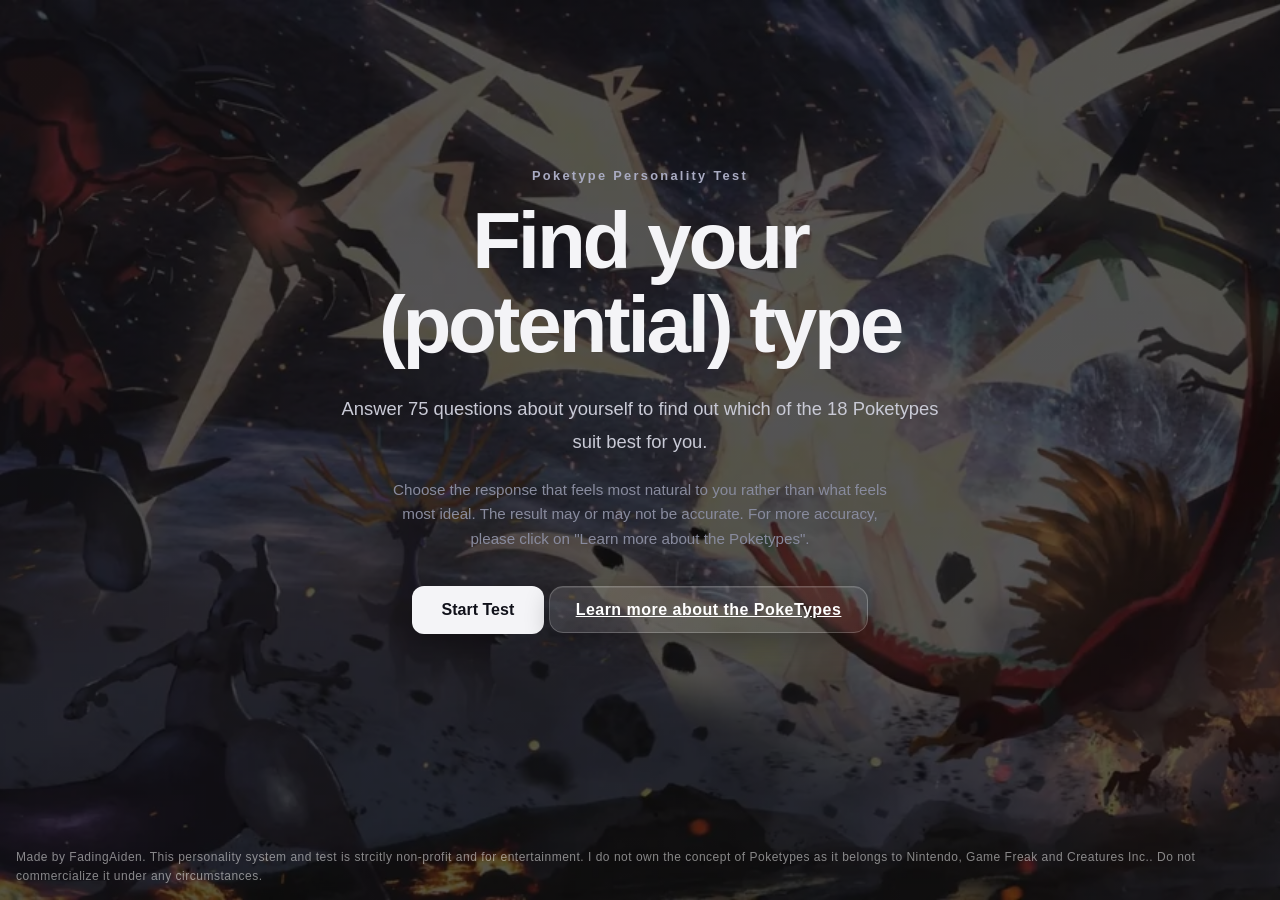
<file: index.html>
<!DOCTYPE html>
<html lang="en">

<head>

    <meta charset="UTF-8">

    <meta
        name="viewport"
        content="width=device-width, initial-scale=1.0"
    >

    <title>Poketype Personality Test</title>

    <link rel="stylesheet" href="style.css">

</head>


<body>

    <main class="container">


        <!-- =================================================
             INTRO
             ================================================= -->

        <section
            id="intro-screen"
            class="screen active"
        >

            <div class="intro-content">

                <p class="eyebrow">
                    Poketype Personality Test
                </p>

                <h1>
                    Find your (potential) type
                </h1>

                <p class="intro-description">
                    Answer 75 questions about yourself to find out which of the 18 Poketypes suit best for you.
                </p>

                <p class="intro-note">
                    Choose the response that feels most
                    natural to you rather than what feels most ideal. The result may or may not be accurate. For more accuracy, please click on "Learn more about the Poketypes".
                </p>

                <button
                    id="start-btn"
                    class="primary-btn"
                >
                    Start Test
                </button>

                <a
                    href="types.html"
                    class="link-button"
                >
                    Learn more about the PokeTypes
                </a>

            </div>

        </section>



        <!-- =================================================
             TEST
             ================================================= -->

        <section
            id="test-screen"
            class="screen"
        >

            <div class="test-header">

                <span id="question-number">
                    Question 1 / 75
                </span>

            </div>


            <div class="progress-container">

                <div
                    id="progress-bar"
                    class="progress-bar"
                ></div>

            </div>


            <div class="question-card">

                <p class="question-label">
                    made by aiden btw.
                </p>

                <h2 id="question-text">
                    Question goes here
                </h2>


                <div id="answer-buttons"></div>

            </div>


            <div class="navigation">

                <button
                    id="back-btn"
                    class="secondary-btn"
                    disabled
                >
                    ← Back
                </button>

            </div>

        </section>



        <!-- =================================================
             RESULTS
             ================================================= -->

        <section
            id="result-screen"
            class="screen"
        >

            <div class="result-header">

                <p class="eyebrow">
                    YOUR RESULTS
                </p>

                <h1>
                    Your Poketype
                </h1>

            </div>


            <!-- PRIMARY TYPE -->

            <div
                id="result-main"
                class="primary-result"
            ></div>


            <!-- AUXILIARY TYPE -->

            <div
                id="result-auxiliary"
                class="auxiliary-result"
            ></div>


            <!-- ALL TYPES -->

            <div class="all-types">

                <h2>
                    Your Type
                </h2>

                <p class="section-description">
                    These percentages show how strongly
                    your answers leaned toward each type.
                </p>

                <div id="result-types"></div>

            <a
                href="types.html"
                class="link-button"
            >
                Learn more about the Poketypes
            </a>

            <button
                id="restart-btn"
                class="primary-btn restart-btn"
            >
                Take Test Again
            </button>

        </section>

    </main>

    <script src="types-data.js"></script>
    <script src="script.js"></script>

    <div class="made-by">
    Made by FadingAiden. This personality system and test is strcitly non-profit and for entertainment. I do not own the concept of Poketypes as it belongs to Nintendo, Game Freak and Creatures Inc.. Do not commercialize it under any circumstances.

</div>

</body>

</html>

<script src="types-data.js"></script>
<script src="script.js"></script>
</file>
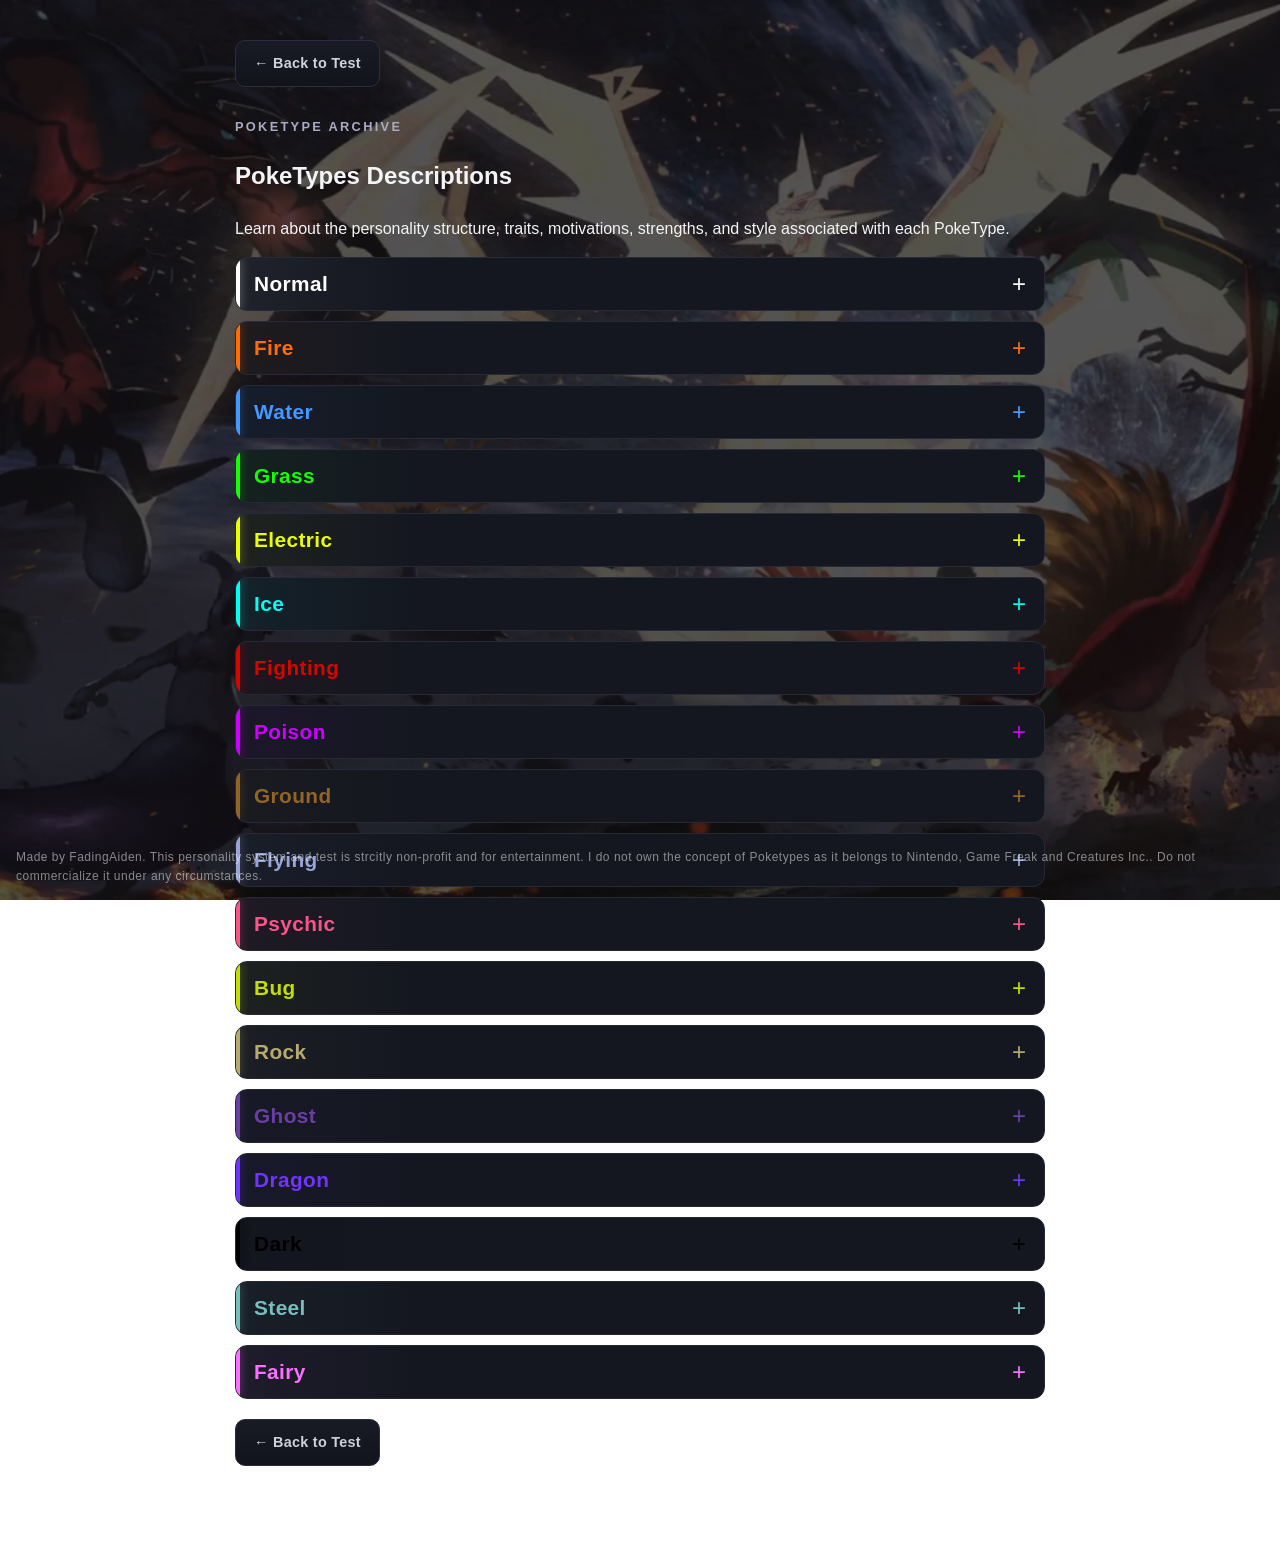
<file: types.html>
<!DOCTYPE html>

<html lang="en">

<head>

    <meta charset="UTF-8">

    <meta
        name="viewport"
        content="width=device-width, initial-scale=1.0"
    >

    <title>PokeTypes</title>

    <link rel="stylesheet" href="style.css">

</head>


<body>

    <main class="container">

        <section class="types-header">

            <a
                href="index.html"
                class="back-link"
            >
                ← Back to Test
            </a>


            <p class="eyebrow">
                POKETYPE ARCHIVE
            </p>


            <h1>
                PokeTypes Descriptions
            </h1>


            <p class="types-intro">
                Learn about the personality structure,
                traits, motivations, strengths, and style
                associated with each PokeType.
            </p>

        </section>


        <section
            id="types-grid"
            class="types-grid"
        ></section>


        <div class="types-bottom-navigation">

            <a
                href="index.html"
                class="primary-link-btn"
            >
                ← Back to Test
            </a>

        </div>

    </main>


    <div class="made-by">
        Made by FadingAiden. This personality system and test is strcitly non-profit and for entertainment. I do not own the concept of Poketypes as it belongs to Nintendo, Game Freak and Creatures Inc.. Do not commercialize it under any circumstances.
    </div>


    <script src="types-data.js"></script>
    <script src="types-page.js"></script>

</body>

</html>
</file>
<file: style.css>
/* =========================================================
   GENERAL
   ========================================================= */

* {
    box-sizing: border-box;
}

html {
    scroll-behavior: smooth;
}

body {
    margin: 0;
    min-height: 100vh;

    font-family:
        -apple-system,
        BlinkMacSystemFont,
        "Segoe UI",
        Roboto,
        Helvetica,
        Arial,
        sans-serif;

    background:
        radial-gradient(
            circle at top,
            #20243a 0%,
            #11131f 45%,
            #090a10 100%
        );

    color: #f4f4f7;

    line-height: 1.6;
}


/* =========================================================
   CONTAINER
   ========================================================= */

.container {
    width: 100%;
    max-width: 850px;

    margin: 0 auto;

    padding: 40px 20px 80px;
}


/* =========================================================
   SCREENS
   ========================================================= */

.screen {
    display: none;
}

.screen.active {
    display: block;
}


/* =========================================================
   INTRO
   ========================================================= */

#intro-screen {
    min-height: 80vh;

    display: none;

    align-items: center;
    justify-content: center;

    text-align: center;
}

#intro-screen.active {
    display: flex;
}

.intro-content {
    width: 100%;
    max-width: 650px;
}

.eyebrow {
    margin: 0 0 12px;

    color: #a9abc2;

    font-size: 0.8rem;
    font-weight: 700;

    letter-spacing: 0.18em;
}

.intro-content h1 {
    margin: 0 0 25px;

    font-size: clamp(2.7rem, 8vw, 5rem);

    line-height: 1.05;

    letter-spacing: -0.04em;
}

.intro-description {
    max-width: 600px;

    margin: 0 auto 20px;

    color: #c9cad6;

    font-size: 1.15rem;

    line-height: 1.8;
}

.intro-note {
    max-width: 500px;

    margin: 0 auto 35px;

    color: #888b9e;

    font-size: 0.95rem;
}


/* =========================================================
   BUTTONS
   ========================================================= */

button {
    font-family: inherit;

    cursor: pointer;

    border: none;

    transition:
        transform 0.15s ease,
        background 0.15s ease,
        border-color 0.15s ease,
        opacity 0.15s ease;
}

button:active {
    transform: scale(0.98);
}

.primary-btn {
    padding: 15px 30px;

    border-radius: 12px;

    background: #f4f4f7;

    color: #10111a;

    font-size: 1rem;

    font-weight: 700;
}

.primary-btn:hover {
    transform: translateY(-2px);

    background: #ffffff;
}

.secondary-btn {
    padding: 11px 20px;

    border-radius: 10px;

    background: transparent;

    border: 1px solid #34374b;

    color: #c8c9d5;

    font-size: 0.95rem;
}

.secondary-btn:hover:not(:disabled) {
    background: #1b1e2d;

    border-color: #50536a;
}

.secondary-btn:disabled {
    opacity: 0.3;

    cursor: not-allowed;
}


/* =========================================================
   TEST HEADER
   ========================================================= */

.test-header {
    display: flex;

    justify-content: space-between;
    align-items: center;

    margin-bottom: 10px;
}

#question-number {
    color: #9ea1b5;

    font-size: 0.9rem;

    font-weight: 600;
}


/* =========================================================
   PROGRESS
   ========================================================= */

.progress-container {
    width: 100%;

    height: 7px;

    margin-bottom: 35px;

    overflow: hidden;

    border-radius: 20px;

    background: #202332;
}

.progress-bar {
    width: 0%;

    height: 100%;

    border-radius: inherit;

    background: #f4f4f7;

    transition:
        width 0.3s ease;
}


/* =========================================================
   QUESTION CARD
   ========================================================= */

.question-card {
    padding: 40px;

    border: 1px solid #292c3d;

    border-radius: 20px;

    background:
        rgba(23, 25, 37, 0.9);

    box-shadow:
        0 20px 60px rgba(0, 0, 0, 0.25);
}

.question-label {
    margin: 0 0 15px;

    color: #777b90;

    font-size: 0.75rem;

    font-weight: 700;

    letter-spacing: 0.15em;
}

#question-text {
    margin: 0 0 35px;

    font-size: clamp(1.45rem, 4vw, 2rem);

    line-height: 1.4;

    letter-spacing: -0.02em;
}


/* =========================================================
   ANSWERS
   ========================================================= */

#answer-buttons {
    display: flex;

    flex-direction: column;

    gap: 10px;
}

.answer-btn {
    width: 100%;

    padding: 17px 20px;

    text-align: left;

    border-radius: 12px;

    border: 1px solid #303346;

    background: #191b28;

    color: #d8d9e1;

    font-size: 1rem;
}

.answer-btn:hover {
    background: #232637;

    border-color: #55596f;

    transform: translateX(3px);
}

.answer-btn.selected {
    background: #f4f4f7;

    border-color: #f4f4f7;

    color: #11121a;
}


/* =========================================================
   NAVIGATION
   ========================================================= */

.navigation {
    display: flex;

    justify-content: flex-start;

    margin-top: 20px;
}


/* =========================================================
   RESULTS HEADER
   ========================================================= */

.result-header {
    text-align: center;

    margin-bottom: 35px;
}

.result-header h1 {
    margin: 0;

    font-size: clamp(2rem, 6vw, 3.5rem);

    line-height: 1.1;
}


/* =========================================================
   PRIMARY RESULT
   ========================================================= */

.primary-result {
    position: relative;

    padding: 45px 40px;

    margin-bottom: 20px;

    text-align: center;

    border-radius: 24px;

    border: 1px solid #383b50;

    background:
        linear-gradient(
            145deg,
            #202338,
            #161824
        );

    overflow: hidden;

    --type-color: #ffffff;
}

.primary-result::before {
    content: "";

    position: absolute;

    width: 280px;
    height: 280px;

    top: -170px;
    left: 50%;

    transform: translateX(-50%);

    border-radius: 50%;

    background: var(--type-color);

    opacity: 0.18;

    filter: blur(55px);

    pointer-events: none;
}

.primary-result > * {
    position: relative;

    z-index: 1;
}

.primary-result h2 {
    margin: 0 0 5px;

    font-size: clamp(2.5rem, 8vw, 4rem);

    line-height: 1;

    color: var(--type-color);
}

.primary-result p {
    max-width: 650px;

    margin: 20px auto 0;

    color: #c6c8d4;

    font-size: 1.05rem;

    line-height: 1.8;
}

.primary-result .result-percentage {
    margin: 15px 0 0;

    color: var(--type-color);

    font-size: 1.3rem;

    font-weight: 800;
}


/* =========================================================
   AUX RESULT
   ========================================================= */

.auxiliary-result {
    position: relative;

    padding: 30px;

    margin-bottom: 45px;

    border-radius: 18px;

    border: 1px solid #303346;

    background: #151722;

    overflow: hidden;

    --auxiliary-color: #777b90;
}

.auxiliary-result::before {
    content: "";

    position: absolute;

    left: 0;
    top: 0;
    bottom: 0;

    width: 4px;

    background: var(--auxiliary-color);
}

.auxiliary-result h3 {
    margin: 0 0 10px;

    color: var(--auxiliary-color);

    font-size: 1.3rem;
}

.auxiliary-result p {
    margin: 8px 0;

    color: #bfc1cd;

    line-height: 1.7;
}


/* =========================================================
   ALL TYPES
   ========================================================= */

.all-types {
    margin-top: 20px;
}

.all-types h2 {
    margin: 0 0 5px;

    font-size: 1.8rem;
}

.section-description {
    margin: 0 0 25px;

    color: #85889b;

    font-size: 0.95rem;
}


/* =========================================================
   TYPE RESULTS
   ========================================================= */

.type-result {
    margin-bottom: 18px;

    padding: 4px 0;

    --type-color: #ffffff;
}

.type-result-header {
    display: flex;

    justify-content: space-between;

    align-items: center;

    margin-bottom: 7px;

    color: #d7d8e0;

    font-size: 0.95rem;

    font-weight: 600;
}

.type-result-name {
    display: flex;

    align-items: center;

    gap: 9px;
}

.type-result-name::before {
    content: "";

    width: 9px;
    height: 9px;

    flex-shrink: 0;

    border-radius: 50%;

    background: var(--type-color);

    box-shadow:
        0 0 10px var(--type-color);
}

.type-result-percentage {
    color: var(--type-color);

        align-items: center;
}

.type-result-bar {
    width: 100%;

    height: 9px;

    overflow: hidden;

    border-radius: 20px;

    background: #222534;
}

.type-result-fill {
    height: 100%;

    border-radius: inherit;

    background: var(--type-color);

    box-shadow:
        0 0 12px var(--type-color);

    transition:
        width 0.7s ease;
}


/* =========================================================
   TYPE COLORS
   ========================================================= */

.type-normal {
    --type-color: #FFFFFF;
}

.type-fire {
    --type-color: #ff6e00;
}

.type-water {
    --type-color: #4498ff;
}

.type-electric {
    --type-color: #eaff00;
}

.type-grass {
    --type-color: #15ff00;
}

.type-ice {
    --type-color: #03fff2;
}

.type-fighting {
    --type-color: #d20700;
}

.type-poison {
    --type-color: #cc00ff;
}

.type-ground {
    --type-color: #926527;
}

.type-flying {
    --type-color: #97a4d8;
}

.type-psychic {
    --type-color: #F95587;
}

.type-bug {
    --type-color: #c4de00;
}

.type-rock {
    --type-color: #b6aa71;
}

.type-ghost {
    --type-color: #693fa1;
}

.type-dragon {
    --type-color: #6F35FC;
}

.type-dark {
    --type-color: #000000;
}

.type-steel {
    --type-color: #77bebf;
}

.type-fairy {
    --type-color: #fa70ff;
}


/* =========================================================
   RESTART
   ========================================================= */

.restart-btn {
    display: block;

    margin: 45px auto 0;
}


/* =========================================================
   le mobile
   ========================================================= */

@media (max-width: 600px) {

    .container {
        padding:
            25px
            15px
            60px;
    }

    .question-card {
        padding: 25px 20px;
    }

    #question-text {
        font-size: 1.35rem;

        line-height: 1.45;
    }

    .answer-btn {
        padding: 15px;

        font-size: 0.95rem;
    }

    .primary-result {
        padding: 35px 20px;
    }

    .primary-result h2 {
        font-size: 3rem;
    }

    .auxiliary-result {
        padding: 25px 20px;
    }

    .intro-content h1 {
        font-size: 2.8rem;
    }

}

.link-button {
    padding: 14px 26px;

    border: 1px solid rgba(255, 255, 255, 0.2);
    border-radius: 14px;

    background: linear-gradient(
        135deg,
        rgba(255, 255, 255, 0.12),
        rgba(255, 255, 255, 0.05)
    );

    color: white;

    font-size: 1rem;
    font-weight: 700;
    letter-spacing: 0.03em;

    cursor: pointer;

    backdrop-filter: blur(10px);

    box-shadow:
        0 8px 25px rgba(0, 0, 0, 0.25),
        inset 0 1px 0 rgba(255, 255, 255, 0.1);

    transition:
        transform 0.2s ease,
        box-shadow 0.2s ease,
        border-color 0.2s ease;
}

.link-button:hover {
    transform: translateY(-3px);

    border-color: rgba(255, 255, 255, 0.45);

    box-shadow:
        0 12px 35px rgba(0, 0, 0, 0.35),
        0 0 20px rgba(169, 143, 243, 0.25);
}

.link-button:active {
    transform: translateY(0) scale(0.97);
}

#result-screen button {
    display: block;
    margin: 15px auto;
}

.made-by {
    position: fixed;
    bottom: 14px;
    left: 16px;

    font-size: 12px;
    letter-spacing: 0.5px;

    color: rgba(255, 255, 255, 0.5);

    z-index: 1000;
    user-select: none;
}

body {
    background-image:
        linear-gradient(
            rgba(0, 0, 0, 0.65),
            rgba(0, 0, 0, 0.65)
        ),
        url("images/background.webp");

    background-size: cover;
    background-position: center;
    background-repeat: no-repeat;
    background-attachment: fixed;
}

.types-grid {
    display: flex;
    flex-direction: column;
    gap: 10px;
}


.type-drawer {
    --type-color: #ffffff;

    border: 1px solid #2a2d3a;
    border-radius: 14px;

    background: #151821;

    overflow: hidden;

    transition:
        border-color 0.2s ease,
        box-shadow 0.2s ease;
}


.type-drawer:hover {
    border-color: var(--type-color);
}


.type-drawer.open {
    border-color: var(--type-color);

    box-shadow:
        0 0 20px
        color-mix(
            in srgb,
            var(--type-color) 12%,
            transparent
        );
}


.drawer-header {
    width: 100%;

    display: flex;
    align-items: center;
    justify-content: space-between;

    padding: 14px 18px;

    border: none;

    background: transparent;

    cursor: pointer;

    text-align: left;
}


.drawer-header h2 {
    margin: 0;

    color: var(--type-color);

    font-size: 1.3rem;

    letter-spacing: 0.02em;
}


.drawer-symbol {
    color: var(--type-color);

    font-size: 1.5rem;

    line-height: 1;
}


.drawer-content {
    max-height: 0;

    overflow: hidden;

    transition:
        max-height 0.4s ease;
}


.drawer-inner {
    padding:
        4px 18px
        22px;
}


/* stacked dossier sections */

.dossier-section {
    display: flex;
    flex-direction: column;

    gap: 5px;

    padding: 14px 0;

    border-top:
        1px solid #282b38;
}


.dossier-label {
    color: #72778d;

    font-size: 0.72rem;

    font-weight: 700;

    text-transform: uppercase;

    letter-spacing: 0.12em;
}


.dossier-value {
    color: #e6e7ec;

    font-size: 1rem;

    line-height: 1.55;
}


.dossier-traits {
    color: #c8cad4;
}


/* description */

.dossier-description {
    margin-top: 10px;

    padding-top: 18px;

    border-top:
        1px solid #282b38;
}


.dossier-description p {
    margin:
        0 0 16px;

    color: #b8bbc7;

    line-height: 1.8;
}


.dossier-description p:last-child {
    margin-bottom: 0;
}

.type-drawer {
    --type-color: #ffffff;

    position: relative;

    border: 1px solid #272a36;
    border-radius: 12px;

    background:
        linear-gradient(
            90deg,
            color-mix(
                in srgb,
                var(--type-color) 5%,
                #141720
            ),
            #141720 22%
        );

    overflow: hidden;

    transition:
        border-color 0.2s ease,
        box-shadow 0.25s ease,
        background 0.25s ease;
}


.type-drawer:hover {
    box-shadow:
        0 0 14px
        color-mix(
            in srgb,
            var(--type-color) 12%,
            transparent
        );
}


.type-drawer.open {
    border-color:
        color-mix(
            in srgb,
            var(--type-color) 60%,
            #272a36
        );

    box-shadow:
        0 0 22px
        color-mix(
            in srgb,
            var(--type-color) 16%,
            transparent
        );
}

.type-drawer::before {
    content: "";

    position: absolute;

    left: 0;
    top: 0;
    bottom: 0;

    width: 4px;

    background: var(--type-color);

    box-shadow:
        0 0 10px
        color-mix(
            in srgb,
            var(--type-color) 45%,
            transparent
        );
}

.back-link,
.primary-link-btn {
    display: inline-flex;
    align-items: center;
    justify-content: center;

    gap: 8px;

    padding: 11px 18px;

    border-radius: 10px;

    border: 1px solid #2b2f3d;

    background:
        linear-gradient(
            180deg,
            #181b25,
            #12141c
        );

    color: #cfd2dc;

    text-decoration: none;

    font-size: 0.9rem;
    font-weight: 600;

    letter-spacing: 0.02em;

    transition:
        transform 0.2s ease,
        border-color 0.2s ease,
        box-shadow 0.25s ease,
        color 0.2s ease,
        background 0.2s ease;
}


.back-link:hover,
.primary-link-btn:hover {
    transform: translateY(-2px);

    border-color: #5a6075;

    color: #ffffff;

    background:
        linear-gradient(
            180deg,
            #1d2130,
            #151822
        );

    box-shadow:
        0 0 16px
        rgba(180, 190, 255, 0.10);
}


.back-link:active,
.primary-link-btn:active {
    transform: translateY(0);
}


/* top back button */

.back-link {
    margin-bottom: 30px;
}


/* bottom back button */

.primary-link-btn {
    margin-top: 20px;
}

.primary-btn {
    animation-delay: 0.1s;
}

.link-button {
    animation-delay: 0.2s;
}

.primary-result {
    animation-delay: 0.1s;
}

.auxiliary-result {
    animation-delay: 0.2s;
}

.all-types {
    animation-delay: 0.3s;
}

.type-drawer.open .dossier-section:nth-child(1) {
    animation-delay: 0.05s;
}

.type-drawer.open .dossier-section:nth-child(2) {
    animation-delay: 0.12s;
}

.type-drawer.open .dossier-section:nth-child(3) {
    animation-delay: 0.19s;
}

.type-drawer.open .dossier-section:nth-child(4) {
    animation-delay: 0.26s;
}

.type-drawer.open .dossier-description {
    animation-delay: 0.33s;
}
</file>
